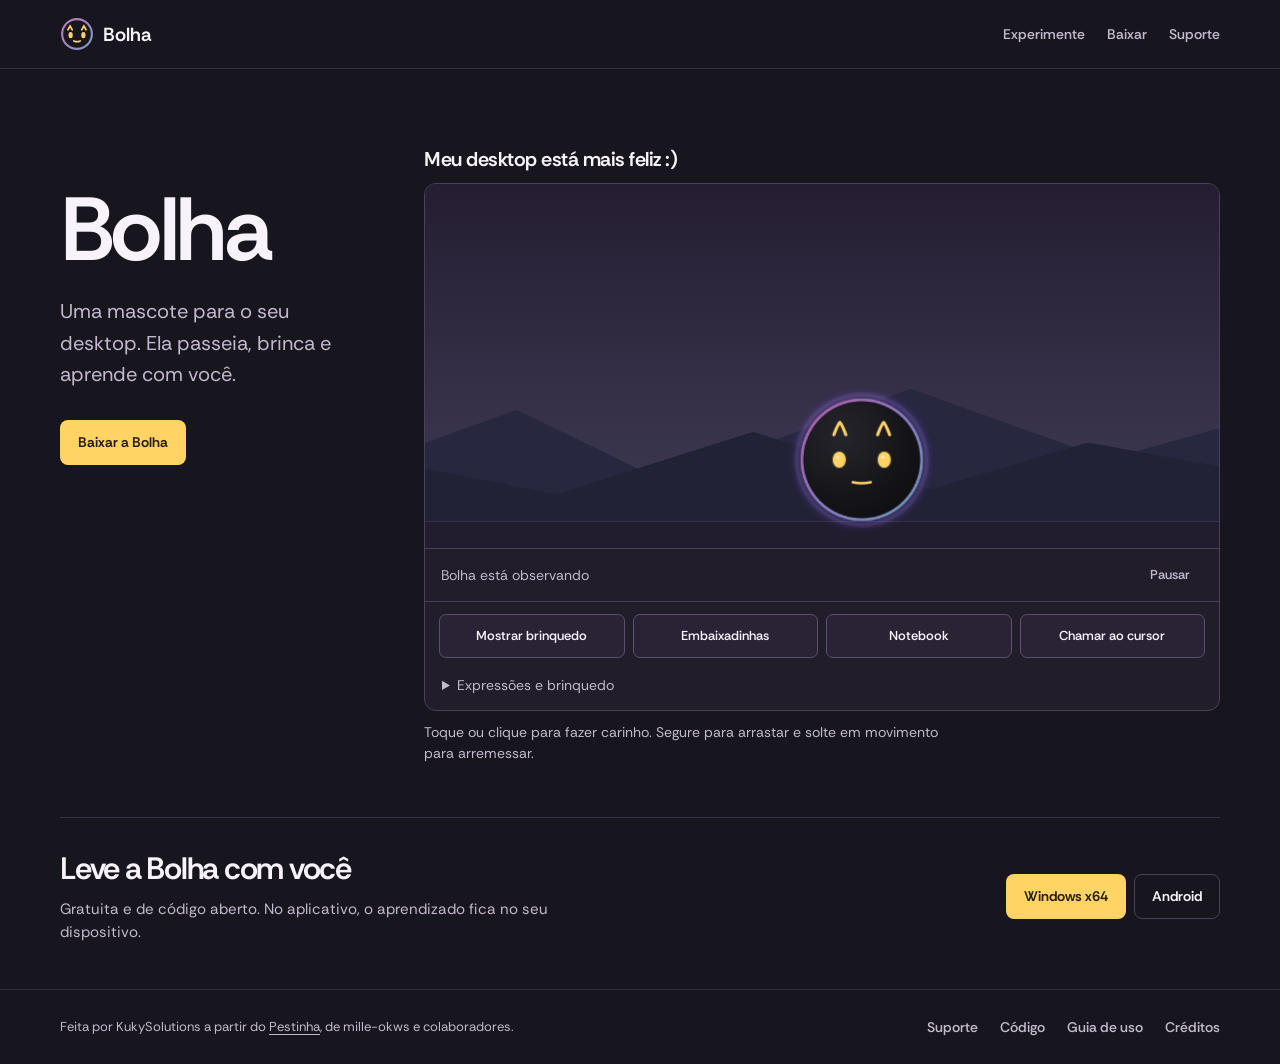
<file: index.html>
<!doctype html>
<html lang="pt-BR">
<head>
  <meta charset="utf-8">
  <meta name="viewport" content="width=device-width, initial-scale=1">
  <meta name="theme-color" content="#17151e">
  <meta name="description" content="A Bolha é uma mascote de código aberto para Windows e Android. Experimente aqui e baixe de graça.">
  <meta property="og:title" content="Bolha">
  <meta property="og:description" content="Uma mascote para o seu desktop. Brinque com a Bolha no navegador.">
  <meta property="og:type" content="website">
  <link rel="icon" href="assets/bolha-mark.svg" type="image/svg+xml">
  <link rel="stylesheet" href="style.css">
  <title>Bolha</title>
</head>
<body>
  <a class="skip-link" href="#conteudo">Ir para o conteúdo</a>
  <header class="site-header">
    <div class="frame header-row">
      <a class="brand" href="#conteudo">
        <img src="assets/bolha-mark.svg" width="34" height="34" alt="">
        <span>Bolha</span>
      </a>
      <nav aria-label="Navegação principal">
        <a href="#experimente">Experimente</a>
        <a href="#baixar">Baixar</a>
        <a href="suporte/">Suporte</a>
      </nav>
    </div>
  </header>

  <main id="conteudo" class="frame">
    <div class="intro">
      <div class="intro-copy">
        <h1>Bolha</h1>
        <p>Uma mascote para o seu desktop. Ela passeia, brinca e aprende com você.</p>
        <a class="button primary" href="#baixar">Baixar a Bolha</a>
      </div>

      <section class="playground" id="experimente" aria-labelledby="desktop-title">
        <h2 id="desktop-title">Meu desktop está mais feliz :)</h2>
        <div class="demo-panel">
          <div class="demo-screen" id="demoScreen" tabindex="0" aria-label="Área para brincar com a Bolha" aria-describedby="demo-help">
            <div class="wallpaper" aria-hidden="true"><span></span><span></span></div>
            <div class="desktop-taskbar" aria-hidden="true"></div>
            <button class="demo-character" id="demoCharacter" type="button" aria-label="Fazer carinho na Bolha">
              <canvas id="demoBolha" width="240" height="240" aria-hidden="true"></canvas>
            </button>
            <button class="demo-object demo-toy" id="demoToy" type="button" aria-label="Bolinha de brincar" hidden>
              <canvas width="88" height="88" aria-hidden="true"></canvas>
            </button>
            <button class="demo-object demo-notebook" id="demoNotebook" type="button" aria-label="Guardar o notebook" hidden>
              <canvas width="200" height="144" aria-hidden="true"></canvas>
            </button>
            <span class="demo-message" id="demoMessage" aria-hidden="true" hidden></span>
            <div class="demo-effects" id="demoEffects" aria-hidden="true"></div>
            <div class="demo-menu" id="demoMenu" role="group" aria-label="Menu da Bolha" hidden>
              <button type="button" data-command="caress">Carinho</button>
              <button type="button" data-command="sleep">Dormir um pouco</button>
              <button type="button" data-command="toy">Mostrar ou guardar brinquedo</button>
              <button type="button" data-command="notebook">Notebook</button>
            </div>
          </div>
          <div class="demo-status">
            <span id="demoStatus" role="status">Bolha está observando</span>
            <button type="button" data-action="pause" aria-pressed="false">Pausar</button>
          </div>

          <div class="demo-controls" role="group" aria-label="Controles da Bolha">
            <div class="demo-actions">
              <button type="button" data-action="toy" aria-pressed="false">Mostrar brinquedo</button>
              <button type="button" data-action="juggle" aria-pressed="false">Embaixadinhas</button>
              <button type="button" data-action="notebook" aria-pressed="false">Notebook</button>
              <button type="button" data-action="cursor" aria-pressed="false">Chamar ao cursor</button>
            </div>
            <details class="expressions">
              <summary>Expressões e brinquedo</summary>
              <div class="extra-controls">
                <div class="expression-list" role="group" aria-label="Expressões">
                  <button class="expression-button" type="button" data-expression="feliz" aria-pressed="false">Feliz</button>
                  <button class="expression-button" type="button" data-expression="curioso" aria-pressed="false">Curiosa</button>
                  <button class="expression-button" type="button" data-expression="dormindo" aria-pressed="false">Dormir</button>
                  <button class="expression-button" type="button" data-expression="bravo" aria-pressed="false">Brava</button>
                </div>
                <label class="toy-choice">Brinquedo
                  <select id="toyKind">
                    <option value="ball">Bolinha</option>
                    <option value="peanut">Amendoim</option>
                  </select>
                </label>
              </div>
            </details>
          </div>
        </div>
        <p class="help" id="demo-help">Toque ou clique para fazer carinho. Segure para arrastar e solte em movimento para arremessar.</p>
      </section>
    </div>

    <section class="downloads" id="baixar" aria-labelledby="download-title">
      <div>
        <h2 id="download-title">Leve a Bolha com você</h2>
        <p>Gratuita e de código aberto. No aplicativo, o aprendizado fica no seu dispositivo.</p>
      </div>
      <div class="download-buttons">
        <a class="button primary" href="https://github.com/kuky13/bolha/releases/download/v0.5.9.2/Bolha-Setup-0.5.9.2-x64.exe">Windows x64</a>
        <a class="button secondary" href="https://github.com/kuky13/bolha/releases/download/v0.5.9.0/Bolha-0.5.9.0-Android.apk">Android</a>
      </div>
    </section>
  </main>

  <footer class="site-footer">
    <div class="frame footer-row">
      <p>Feita por KukySolutions a partir do <a href="https://github.com/mille-okws/pestinha">Pestinha</a>, de mille-okws e colaboradores.</p>
      <nav aria-label="Informações do projeto">
        <a href="suporte/">Suporte</a>
        <a href="https://github.com/kuky13/bolha">Código</a>
        <a href="https://github.com/kuky13/bolha/blob/main/docs/USO.md">Guia de uso</a>
        <a href="https://github.com/kuky13/bolha/blob/main/NOTICE.md">Créditos</a>
      </nav>
    </div>
  </footer>
  <script src="bolha-draw.js" defer></script>
  <script src="script.js" defer></script>
</body>
</html>
</file>
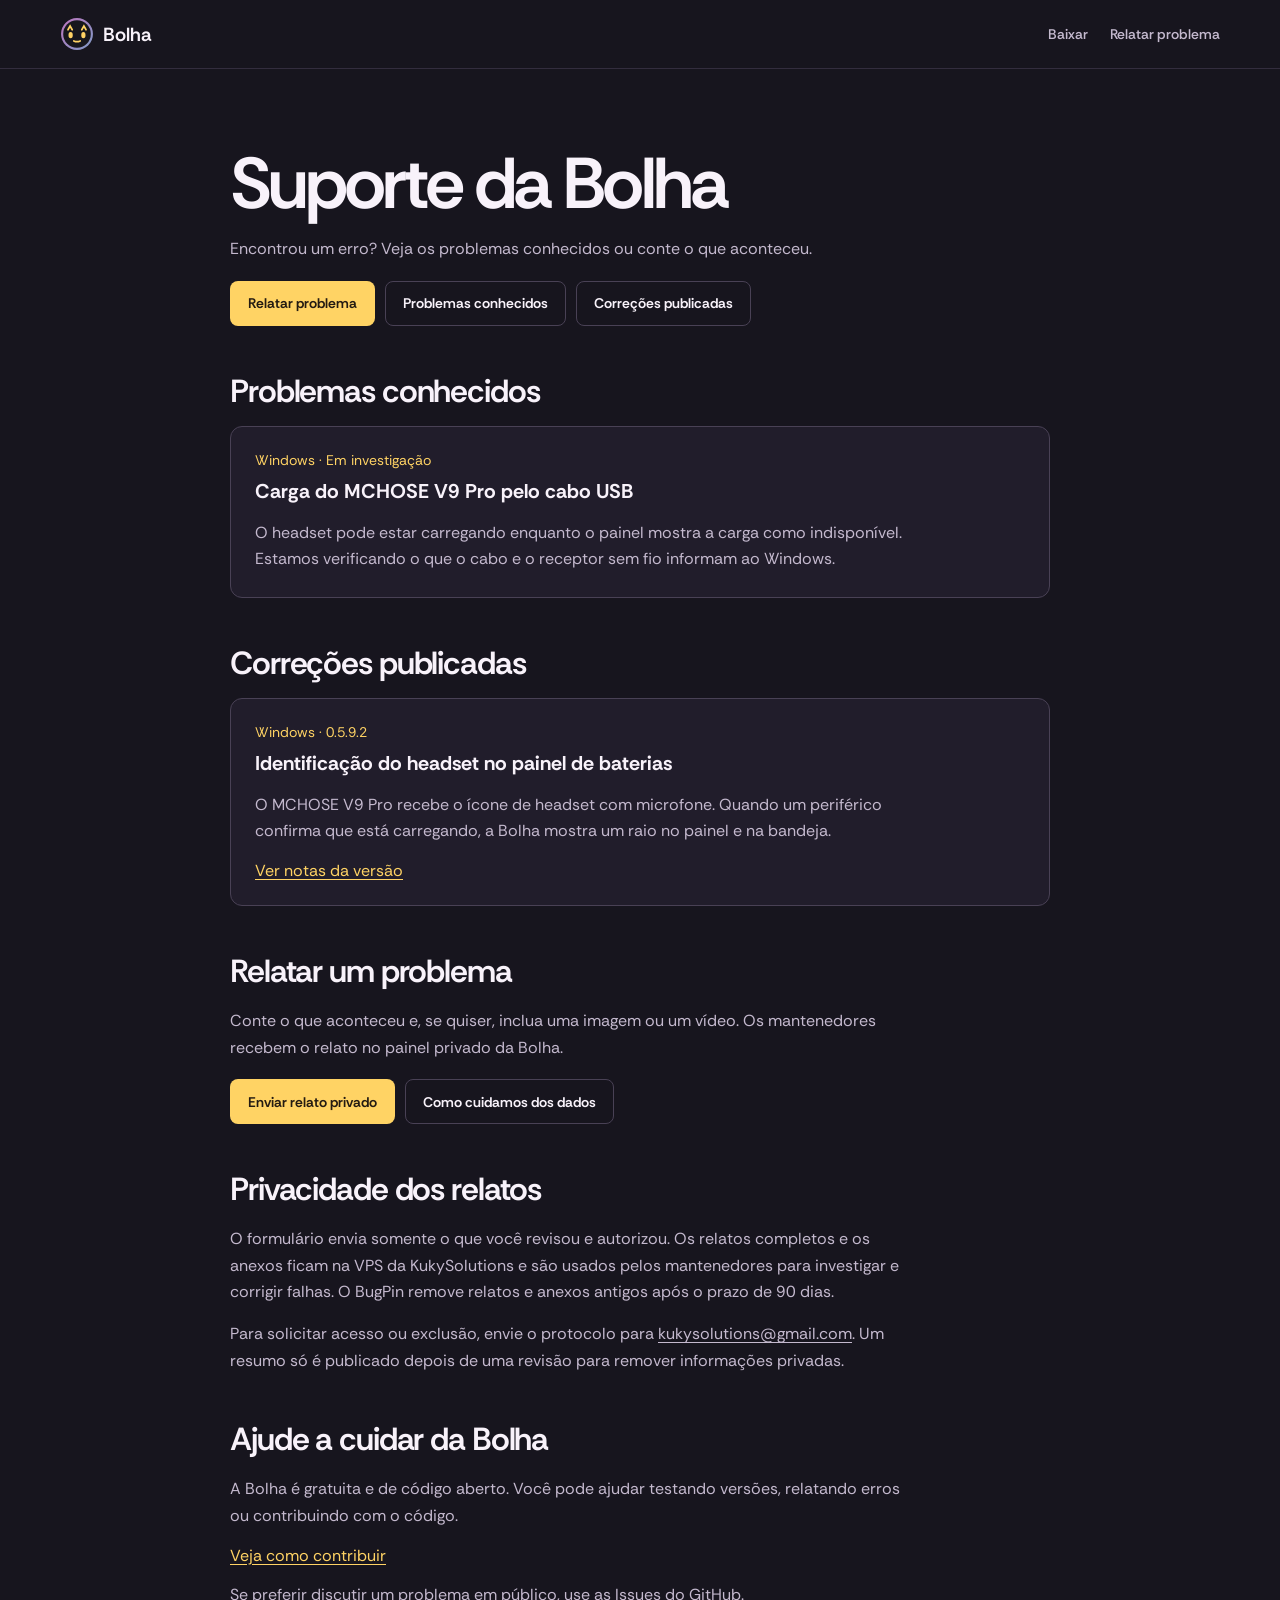
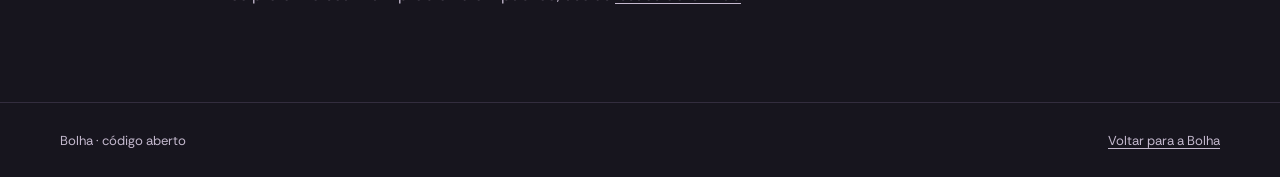
<file: suporte/index.html>
<!doctype html>
<html lang="pt-BR">
<head>
  <meta charset="utf-8">
  <meta name="viewport" content="width=device-width, initial-scale=1">
  <meta name="theme-color" content="#17151e">
  <meta name="description" content="Acompanhe os problemas conhecidos e as correções da Bolha para Windows e Android.">
  <link rel="icon" href="../assets/bolha-mark.svg" type="image/svg+xml">
  <link rel="stylesheet" href="../style.css">
  <title>Suporte da Bolha</title>
</head>
<body>
  <a class="skip-link" href="#conteudo">Ir para o conteúdo</a>
  <header class="site-header">
    <div class="frame header-row">
      <a class="brand" href="../"><img src="../assets/bolha-mark.svg" width="34" height="34" alt=""><span>Bolha</span></a>
      <nav aria-label="Navegação principal">
        <a href="../#baixar">Baixar</a>
        <a href="#relatar">Relatar problema</a>
      </nav>
    </div>
  </header>
  <main id="conteudo" class="frame support-page">
    <header class="support-intro">
      <h1>Suporte da Bolha</h1>
      <p>Encontrou um erro? Veja os problemas conhecidos ou conte o que aconteceu.</p>
      <nav aria-label="Nesta página">
        <a class="button primary" href="#relatar">Relatar problema</a>
        <a class="button secondary" href="#conhecidos">Problemas conhecidos</a>
        <a class="button secondary" href="#correcoes">Correções publicadas</a>
      </nav>
    </header>

    <section id="conhecidos" aria-labelledby="conhecidos-titulo">
      <h2 id="conhecidos-titulo">Problemas conhecidos</h2>
      <article class="support-card">
        <p class="support-meta">Windows · Em investigação</p>
        <h3>Carga do MCHOSE V9 Pro pelo cabo USB</h3>
        <p>O headset pode estar carregando enquanto o painel mostra a carga como indisponível. Estamos verificando o que o cabo e o receptor sem fio informam ao Windows.</p>
      </article>
    </section>

    <section id="correcoes" aria-labelledby="correcoes-titulo">
      <h2 id="correcoes-titulo">Correções publicadas</h2>
      <article class="support-card">
        <p class="support-meta">Windows · 0.5.9.2</p>
        <h3>Identificação do headset no painel de baterias</h3>
        <p>O MCHOSE V9 Pro recebe o ícone de headset com microfone. Quando um periférico confirma que está carregando, a Bolha mostra um raio no painel e na bandeja.</p>
        <a href="https://github.com/kuky13/bolha/releases/tag/v0.5.9.2">Ver notas da versão</a>
      </article>
    </section>

    <section id="relatar" aria-labelledby="relatar-titulo">
      <h2 id="relatar-titulo">Relatar um problema</h2>
      <p>Conte o que aconteceu e, se quiser, inclua uma imagem ou um vídeo. Os mantenedores recebem o relato no painel privado da Bolha.</p>
      <div class="support-actions">
        <a class="button primary" href="relatar/">Enviar relato privado</a>
        <a class="button secondary" href="#privacidade">Como cuidamos dos dados</a>
      </div>
    </section>

    <section id="privacidade" aria-labelledby="privacidade-titulo">
      <h2 id="privacidade-titulo">Privacidade dos relatos</h2>
      <p>O formulário envia somente o que você revisou e autorizou. Os relatos completos e os anexos ficam na VPS da KukySolutions e são usados pelos mantenedores para investigar e corrigir falhas. O BugPin remove relatos e anexos antigos após o prazo de 90 dias.</p>
      <p>Para solicitar acesso ou exclusão, envie o protocolo para <a href="mailto:kukysolutions@gmail.com">kukysolutions@gmail.com</a>. Um resumo só é publicado depois de uma revisão para remover informações privadas.</p>
    </section>

    <section aria-labelledby="apoiar-titulo">
      <h2 id="apoiar-titulo">Ajude a cuidar da Bolha</h2>
      <p>A Bolha é gratuita e de código aberto. Você pode ajudar testando versões, relatando erros ou contribuindo com o código.</p>
      <a href="https://github.com/kuky13/bolha/blob/main/CONTRIBUTING.md">Veja como contribuir</a>
      <p>Se preferir discutir um problema em público, use as <a href="https://github.com/kuky13/bolha/issues">Issues do GitHub</a>.</p>
    </section>
  </main>
  <footer class="site-footer">
    <div class="frame footer-row"><p>Bolha · código aberto</p><a href="../">Voltar para a Bolha</a></div>
  </footer>
</body>
</html>
</file>
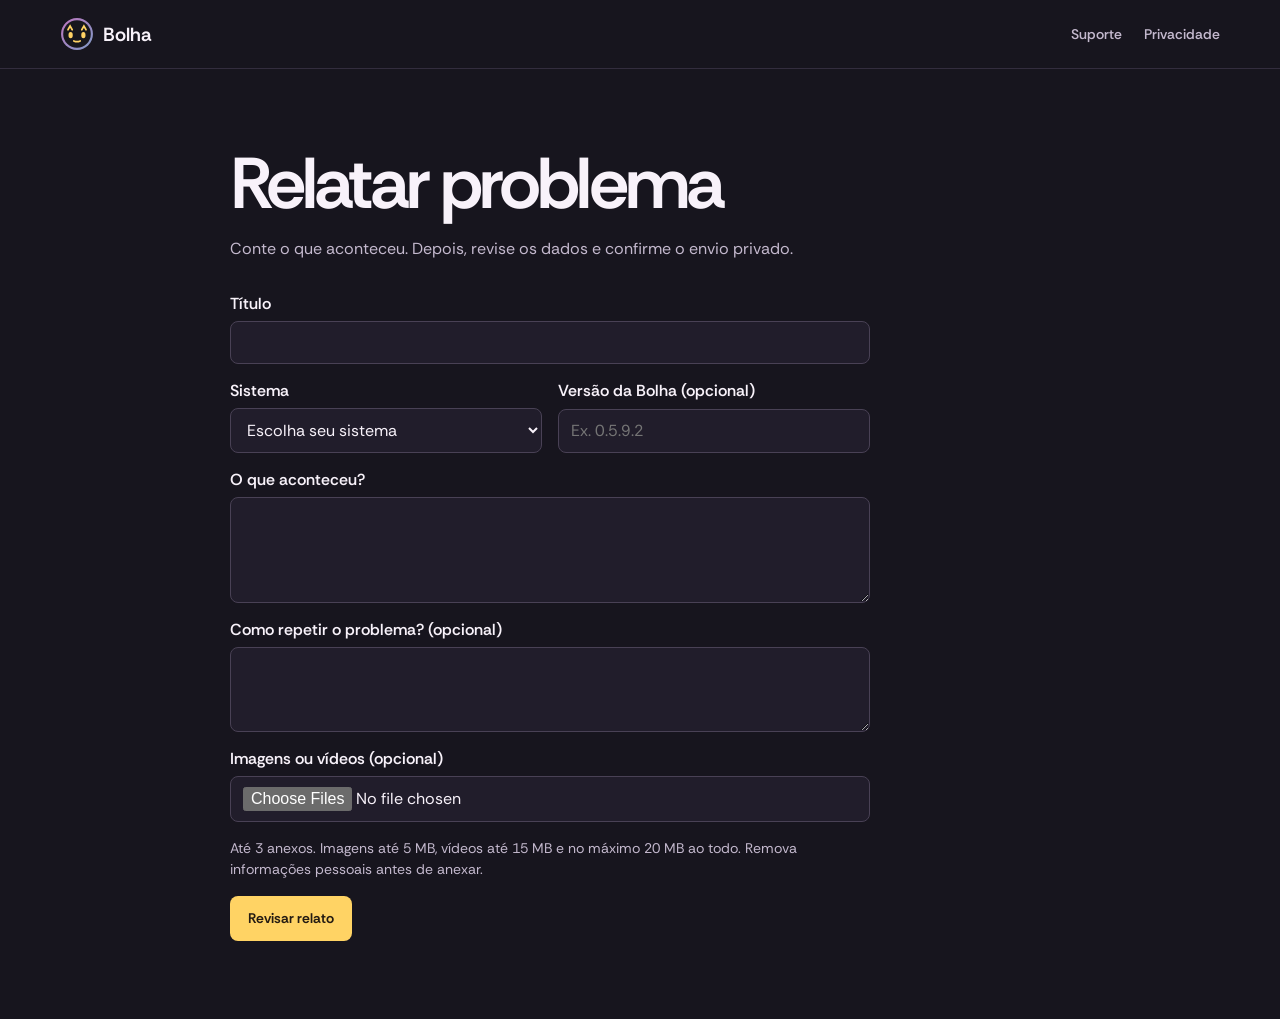
<file: suporte/relatar/index.html>
<!doctype html>
<html lang="pt-BR">
<head>
  <meta charset="utf-8">
  <meta name="viewport" content="width=device-width, initial-scale=1">
  <meta name="theme-color" content="#17151e">
  <meta name="description" content="Envie um relato privado aos mantenedores da Bolha.">
  <link rel="icon" href="../../assets/bolha-mark.svg" type="image/svg+xml">
  <link rel="stylesheet" href="../../style.css">
  <title>Relatar problema · Bolha</title>
</head>
<body>
  <a class="skip-link" href="#conteudo">Ir para o conteúdo</a>
  <header class="site-header">
    <div class="frame header-row">
      <a class="brand" href="../../"><img src="../../assets/bolha-mark.svg" width="34" height="34" alt=""><span>Bolha</span></a>
      <nav aria-label="Navegação principal"><a href="../">Suporte</a><a href="../#privacidade">Privacidade</a></nav>
    </div>
  </header>
  <main id="conteudo" class="frame support-page report-page">
    <header class="support-intro">
      <h1>Relatar problema</h1>
      <p>Conte o que aconteceu. Depois, revise os dados e confirme o envio privado.</p>
    </header>

    <noscript><p>Ative o JavaScript para revisar e enviar um relato por aqui.</p></noscript>
    <form id="report-form" class="report-form" autocomplete="off" hidden>
      <div id="report-fields" class="report-fields">
        <label>Título
          <input name="title" required minlength="4" maxlength="180">
        </label>
        <div class="report-form-row">
          <label><span id="report-platform-label">Sistema</span>
            <select name="platform" aria-labelledby="report-platform-label" required>
              <option value="" selected disabled>Escolha seu sistema</option>
              <option>Windows</option><option>Android</option><option>Linux</option>
            </select>
          </label>
          <label>Versão da Bolha (opcional)
            <input name="version" maxlength="32" placeholder="Ex. 0.5.9.2">
          </label>
        </div>
        <label>O que aconteceu?
          <textarea name="description" required minlength="8" maxlength="4000" rows="4"></textarea>
        </label>
        <label>Como repetir o problema? (opcional)
          <textarea name="steps" maxlength="4000" rows="3"></textarea>
        </label>
        <label>Imagens ou vídeos (opcional)
          <input type="file" name="media" multiple aria-describedby="report-media-help" accept=".png,.jpg,.jpeg,.gif,.webp,.mp4,.webm,.mov">
        </label>
        <p id="report-media-help" class="report-help">Até 3 anexos. Imagens até 5 MB, vídeos até 15 MB e no máximo 20 MB ao todo. Remova informações pessoais antes de anexar.</p>
        <button type="submit" class="button primary">Revisar relato</button>
      </div>

      <div id="report-review" class="report-fields" hidden>
        <h2 tabindex="-1">Confira seu relato</h2>
        <dl id="report-preview" class="support-card report-preview"></dl>
        <p class="report-help">Os mantenedores recebem esses dados na VPS da KukySolutions para investigar o erro. <a href="../#privacidade">Privacidade e exclusão de dados</a>.</p>
        <label class="report-consent"><input type="checkbox" name="consent" disabled> Revisei o relato e autorizo o envio dos dados selecionados.</label>
        <div class="support-actions">
          <button type="submit" class="button primary" id="report-send">Enviar relato</button>
          <button type="button" class="button secondary" id="report-edit">Editar</button>
        </div>
      </div>
      <p id="report-error" role="alert" hidden></p>
      <p id="report-progress" role="status" hidden></p>
    </form>

    <div id="report-success" class="support-card" hidden>
      <h2 tabindex="-1">Relato recebido</h2>
      <p>Guarde o protocolo <strong id="report-protocol"></strong> para pedir informações ou excluir o relato.</p>
      <a href="../">Voltar para o suporte</a>
    </div>
  </main>
  <script src="report.js" defer></script>
</body>
</html>
</file>
<file: style.css>
@font-face {
  font-family: "Rethink Sans";
  src: url("assets/rethink-sans-latin.woff2") format("woff2");
  font-style: normal;
  font-weight: 400 800;
  font-display: swap;
}

:root {
  color-scheme: dark;
  --page: #17151e;
  --panel: #211d2b;
  --ink: #f8f2fa;
  --muted: #c4b9ce;
  --line: #494155;
  --amber: #ffd364;
  --feedback: 130ms cubic-bezier(.23, 1, .32, 1);
  font-family: "Rethink Sans", system-ui, sans-serif;
  color: var(--ink);
  background: var(--page);
}

*, *::before, *::after { box-sizing: border-box; }
[hidden] { display: none !important; }
html { scroll-behavior: smooth; scroll-padding-top: 20px; }
body { margin: 0; }
button, select { font: inherit; }
button { cursor: pointer; }
a { color: inherit; text-underline-offset: 3px; }
::selection { background: #725f85; color: var(--ink); }
:focus-visible { outline: 2px solid var(--amber); outline-offset: 4px; }
.frame { width: min(1160px, calc(100% - 56px)); margin-inline: auto; }

.skip-link { position: absolute; z-index: 20; top: 8px; left: 8px; padding: 10px 14px; background: var(--amber); color: #241b12; }
.skip-link:not(:focus) { clip-path: inset(50%); }

.site-header { border-bottom: 1px solid #332d3e; }
.header-row, .footer-row { display: flex; justify-content: space-between; align-items: center; gap: 20px; }
.header-row { min-height: 68px; }
.brand { display: inline-flex; align-items: center; gap: 9px; font-size: 19px; font-weight: 650; text-decoration: none; }
.brand img { display: block; }
.header-row nav, .footer-row nav { display: flex; flex-wrap: wrap; gap: 10px 22px; }
.header-row nav a, .footer-row nav a { color: var(--muted); font-size: 14px; font-weight: 550; text-decoration: none; }
.header-row nav a:hover, .footer-row nav a:hover { color: var(--ink); text-decoration: underline; }

.intro { display: grid; grid-template-columns: minmax(0, 300px) minmax(0, 1fr); gap: clamp(28px, 5vw, 70px); padding: clamp(36px, 6vw, 84px) 0 52px; }
.intro-copy { align-self: start; padding-top: 39px; }
h1, h2 { margin: 0; font-weight: 650; }
h1 { font-size: clamp(54px, 7vw, 96px); line-height: 1; letter-spacing: -.04em; }
.intro-copy p { max-width: 28ch; margin: 22px 0 30px; color: var(--muted); font-size: clamp(16px, 1.6vw, 20px); line-height: 1.56; }
.button { display: inline-flex; min-height: 45px; align-items: center; justify-content: center; padding: 10px 17px; border: 1px solid transparent; border-radius: 8px; font-size: 14px; font-weight: 650; line-height: 1.3; text-align: center; text-decoration: none; }
.primary { background: var(--amber); color: #241b12; }
.secondary { border-color: var(--line); }

.playground h2 { margin-bottom: 11px; color: var(--ink); font-size: clamp(16px, 2vw, 20px); letter-spacing: -.025em; }
.demo-panel { overflow: hidden; border: 1px solid #494154; border-radius: 12px; background: var(--panel); }
.demo-screen { position: relative; isolation: isolate; overflow: hidden; height: clamp(278px, 31vw, 364px); background: linear-gradient(#251e32, #39344d 72%, #3d344d); touch-action: pan-y; }
.demo-screen:focus-visible { outline-offset: -3px; }
.wallpaper { position: absolute; inset: 0; pointer-events: none; }
.wallpaper span { position: absolute; inset: auto -12% 26px; height: 44%; background: #272740; clip-path: polygon(0 100%, 0 72%, 19% 30%, 34% 75%, 59% 17%, 79% 61%, 100% 25%, 100% 100%); }
.wallpaper span + span { height: 33%; background: #222237; clip-path: polygon(0 100%, 0 40%, 23% 77%, 43% 25%, 61% 73%, 77% 34%, 100% 68%, 100% 100%); }
.desktop-taskbar { position: absolute; inset: auto 0 0; height: 27px; z-index: 4; pointer-events: none; border-top: 1px solid #9a86ac38; background: #151322b0; }
.demo-status { display: grid; grid-template-columns: minmax(0, 1fr) auto; align-items: center; gap: 8px; min-height: 53px; padding: 4px 12px 4px 16px; border-block: 1px solid #493e56; color: var(--muted); font-size: 14px; line-height: 1.45; }

.demo-character, .demo-object { position: absolute; z-index: 7; inset: 0 auto auto 0; padding: 0; border: 0; border-radius: 50%; background: transparent; touch-action: none; user-select: none; -webkit-user-select: none; }
.demo-character { width: clamp(118px, 15vw, 150px); aspect-ratio: 1; clip-path: circle(49.5%); cursor: grab; }
.demo-character:focus, .demo-object:focus { outline: none; }
.demo-character:focus-visible::after, .demo-object:focus-visible::after { content: ""; position: absolute; inset: 7.5%; border: 2px solid var(--amber); border-radius: inherit; pointer-events: none; }
.demo-character.dragging, .demo-toy.dragging { cursor: grabbing; }
.demo-character canvas, .demo-object canvas { display: block; width: 100%; height: 100%; pointer-events: none; }
.demo-object { z-index: 8; }
.demo-toy { width: 40px; height: 40px; cursor: grab; }
.demo-notebook { width: clamp(76px, 10vw, 106px); aspect-ratio: 200 / 144; border-radius: 10px; }
.demo-notebook:focus-visible::after { inset: 0; }
.demo-screen.cursor-caught, .demo-screen.cursor-caught :is(.demo-character, .demo-toy) { cursor: none; }

.demo-message { position: absolute; z-index: 11; pointer-events: none; max-width: min(220px, calc(100% - 20px)); padding: 7px 10px; border: 1px solid #ab96c6; border-radius: 11px; background: #252031; color: #fff2d0; font-size: 13px; line-height: 1.4; overflow-wrap: anywhere; text-align: center; opacity: 0; transition: opacity var(--feedback); }
.demo-message.visible { opacity: 1; }
.demo-message::after { content: ""; position: absolute; width: 7px; height: 7px; bottom: -5px; left: var(--tail, 50%); transform: rotate(45deg); background: #252031; border-right: 1px solid #ab96c6; border-bottom: 1px solid #ab96c6; }
.demo-message.below::after { top: -5px; bottom: auto; transform: rotate(225deg); }
.demo-effects { position: absolute; z-index: 10; inset: 0; pointer-events: none; overflow: hidden; }
.demo-mark { position: absolute; inset: 0 auto auto 0; color: var(--amber); font-weight: 750; line-height: 1; text-shadow: 0 1px 4px #281b37; }
.demo-mark.irritated { width: 20px; height: 20px; color: #ff7188; }
.demo-mark.irritated svg { width: 100%; height: 100%; }
.demo-menu { position: absolute; z-index: 15; width: min(189px, calc(100% - 16px)); padding: 4px; border: 1px solid #ac96be; border-radius: 9px; background: #231b2e; box-shadow: 0 8px 24px #1b122999; }
.demo-menu:not([hidden]) { display: grid; }
.demo-menu button { padding: 8px 7px; border: 0; border-radius: 5px; background: transparent; color: #faeddc; font-size: 13px; line-height: 1.3; text-align: left; }
.demo-menu button:is(:hover, :focus-visible) { background: #5e486b; }

.help { max-width: 65ch; margin: 11px 0 0; color: var(--muted); font-size: 14px; line-height: 1.55; }
.demo-controls { padding: 12px 14px 2px; }
.demo-actions { display: grid; grid-template-columns: repeat(4, minmax(0, 1fr)); gap: 8px; }
.expression-list { display: flex; flex-wrap: wrap; gap: 8px; }
.demo-panel [data-action], .demo-controls button, .demo-controls select { min-height: 44px; padding: 7px 10px; border: 1px solid #5e506a; border-radius: 7px; background: #2a2335; color: var(--ink); font-size: 13px; font-weight: 550; line-height: 1.35; }
.demo-status [data-action] { min-width: 75px; border-color: transparent; background: transparent; color: var(--muted); }
.demo-panel button[aria-pressed="true"] { background: #40344b; color: var(--amber); border-color: #8e759e; }
.expressions { margin-top: 6px; color: var(--muted); font-size: 14px; }
.expressions summary { width: fit-content; min-height: 44px; padding: 12px 3px; cursor: pointer; }
.expressions[open] { padding-bottom: 12px; }
.extra-controls { display: flex; flex-wrap: wrap; align-items: center; gap: 10px 15px; margin-top: 8px; }
.toy-choice { display: inline-flex; align-items: center; gap: 8px; }

.downloads { display: flex; justify-content: space-between; align-items: center; gap: 18px; padding: 30px 0 44px; border-top: 1px solid #3b3146; }
.downloads h2 { font-size: clamp(22px, 3vw, 31px); letter-spacing: -.04em; }
.downloads p { max-width: 62ch; margin: 9px 0 0; color: var(--muted); font-size: 15px; line-height: 1.55; }
.download-buttons { display: flex; flex-wrap: wrap; gap: 8px; }
.site-footer { border-top: 1px solid #332d3e; }
.footer-row { min-height: 74px; padding-block: 14px; font-size: 13px; color: var(--muted); }
.footer-row p { margin: 0; line-height: 1.5; }

@media (hover: hover) and (pointer: fine) {
  .button, .demo-panel [data-action], .expression-button {
    transition: background-color var(--feedback), border-color var(--feedback), transform var(--feedback);
  }
  .primary:hover { background: #ffe298; }
  .secondary:hover, .demo-panel [data-action]:hover, .expression-button:hover {
    background: #3b3047;
    border-color: #8e759e;
  }
  .button:active:not(:focus-visible), .demo-panel [data-action]:active:not(:focus-visible), .expression-button:active:not(:focus-visible) {
    transform: scale(.98);
  }
}

@media (max-width: 960px) {
  .demo-actions { grid-template-columns: repeat(2, minmax(0, 1fr)); }
}

@media (max-width: 860px) {
  .intro { grid-template-columns: minmax(0, 185px) minmax(0, 1fr); gap: 24px; }
  .intro-copy { padding-top: 24px; }
}

@media (max-width: 640px) {
  .frame { width: calc(100% - 32px); }
  .header-row { min-height: 57px; }
  .header-row nav { gap: 12px; }
  .intro { grid-template-columns: minmax(0, 1fr); padding: 29px 0 36px; gap: 26px; }
  .intro-copy { padding: 0; }
  h1 { font-size: 54px; }
  .intro-copy p { margin: 10px 0 17px; max-width: 38ch; }
  .demo-screen { height: clamp(246px, 69vw, 340px); }
  .demo-toy { width: 34px; height: 34px; }
  .downloads, .footer-row { flex-direction: column; align-items: flex-start; }
}

@media (prefers-reduced-motion: reduce) {
  html { scroll-behavior: auto; }
  .button, .demo-message, .demo-panel [data-action], .expression-button { transition: none; }
  .button:active:not(:focus-visible), .demo-panel [data-action]:active:not(:focus-visible), .expression-button:active:not(:focus-visible) { transform: none; }
}

.support-page { max-width: 820px; padding-block: clamp(32px, 7vw, 78px); }
.support-intro h1 { font-size: clamp(38px, 8vw, 72px); line-height: 1.02; letter-spacing: -.055em; }
.support-intro p, .support-page section > p, .support-card p:not(.support-meta) { max-width: 68ch; color: var(--muted); line-height: 1.65; }
.support-intro nav, .support-actions { display: flex; flex-wrap: wrap; gap: 10px; margin-top: 18px; }
.support-page section { margin-top: 44px; scroll-margin-top: 24px; }
.support-page section h2 { margin-bottom: 14px; font-size: clamp(23px, 4vw, 32px); letter-spacing: -.035em; }
.support-card { background: var(--panel); border: 1px solid var(--line); border-radius: 12px; padding: clamp(16px, 4vw, 24px); }
.support-meta { color: var(--amber); font-size: 14px; margin: 0 0 9px; }
.support-card h3 { font-size: 20px; margin: 0; }
.support-card a, .support-page section > a { color: var(--amber); overflow-wrap: anywhere; }
.support-card p:last-child { margin-bottom: 0; }
.report-form, #report-success { max-width: 640px; margin-top: 30px; }
.report-fields:not([hidden]) { display: grid; gap: 16px; }
.report-fields label { display: grid; gap: 7px; font-weight: 600; }
.report-form-row { display: grid; grid-template-columns: repeat(2, minmax(0, 1fr)); gap: 16px; }
.report-fields input:not([type="checkbox"]), .report-fields select, .report-fields textarea {
  width: 100%; border: 1px solid var(--line); border-radius: 8px; background: var(--panel);
  color: var(--ink); font: inherit; font-weight: 400; padding: 10px 12px; color-scheme: dark;
}
.report-fields textarea { resize: vertical; }
.report-fields button { font-family: inherit; cursor: pointer; justify-self: start; }
.report-fields button:disabled { cursor: wait; opacity: .65; }
.report-fields .report-consent { display: flex; align-items: flex-start; gap: 10px; }
.report-consent input { margin: 4px 0 0; width: 18px; height: 18px; accent-color: var(--amber); flex: none; }
.report-preview, .report-help, .report-fields .support-actions { margin: 0; }
.report-preview dt { color: var(--muted); font-size: 14px; }
.report-preview dd { margin: 3px 0 14px; white-space: pre-wrap; overflow-wrap: anywhere; }
.report-preview dd:last-child { margin-bottom: 0; }
.report-help { color: var(--muted); font-size: 14px; line-height: 1.5; }
.report-help a { color: var(--amber); }
#report-error { color: #ffc0c0; }
#report-protocol { overflow-wrap: anywhere; }
@media (max-width: 440px) {
  .support-intro .button, .support-actions .button { width: 100%; justify-content: center; text-align: center; }
  .report-form-row { grid-template-columns: 1fr; }
}
</file>
